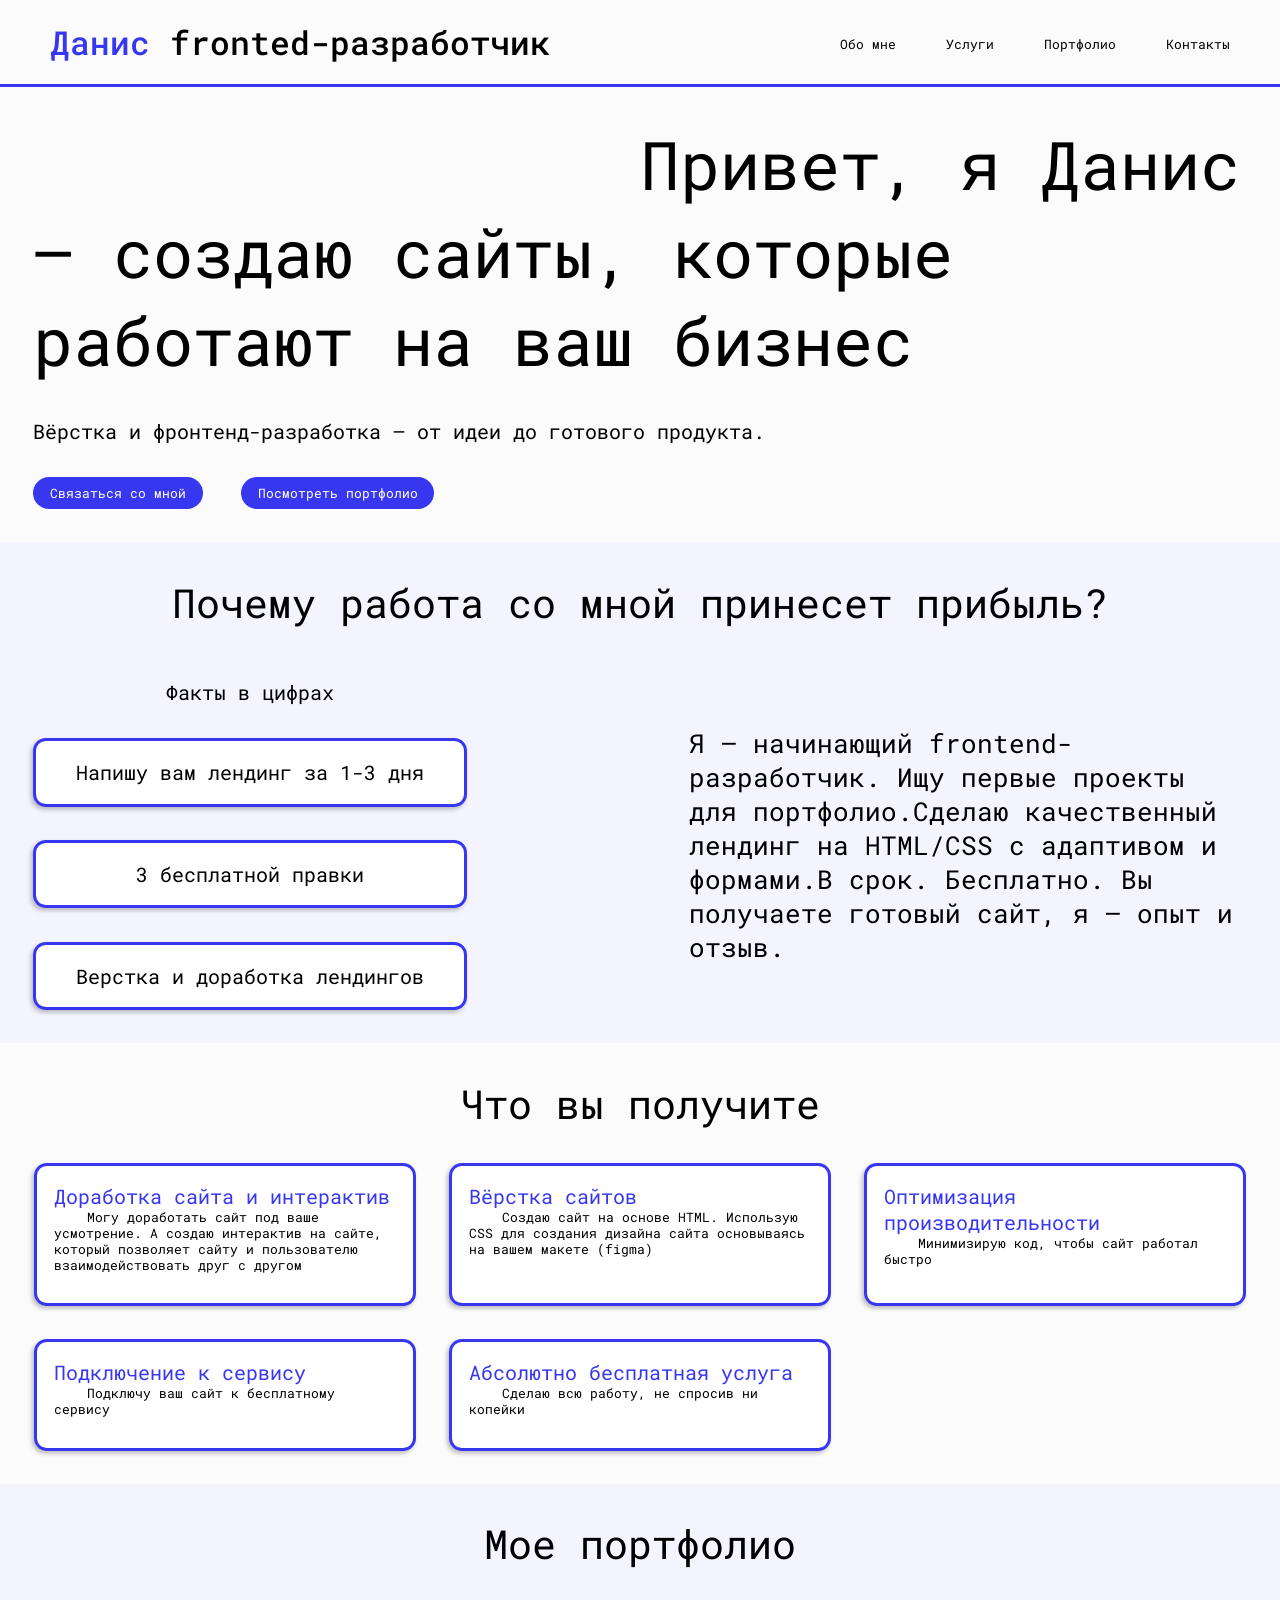
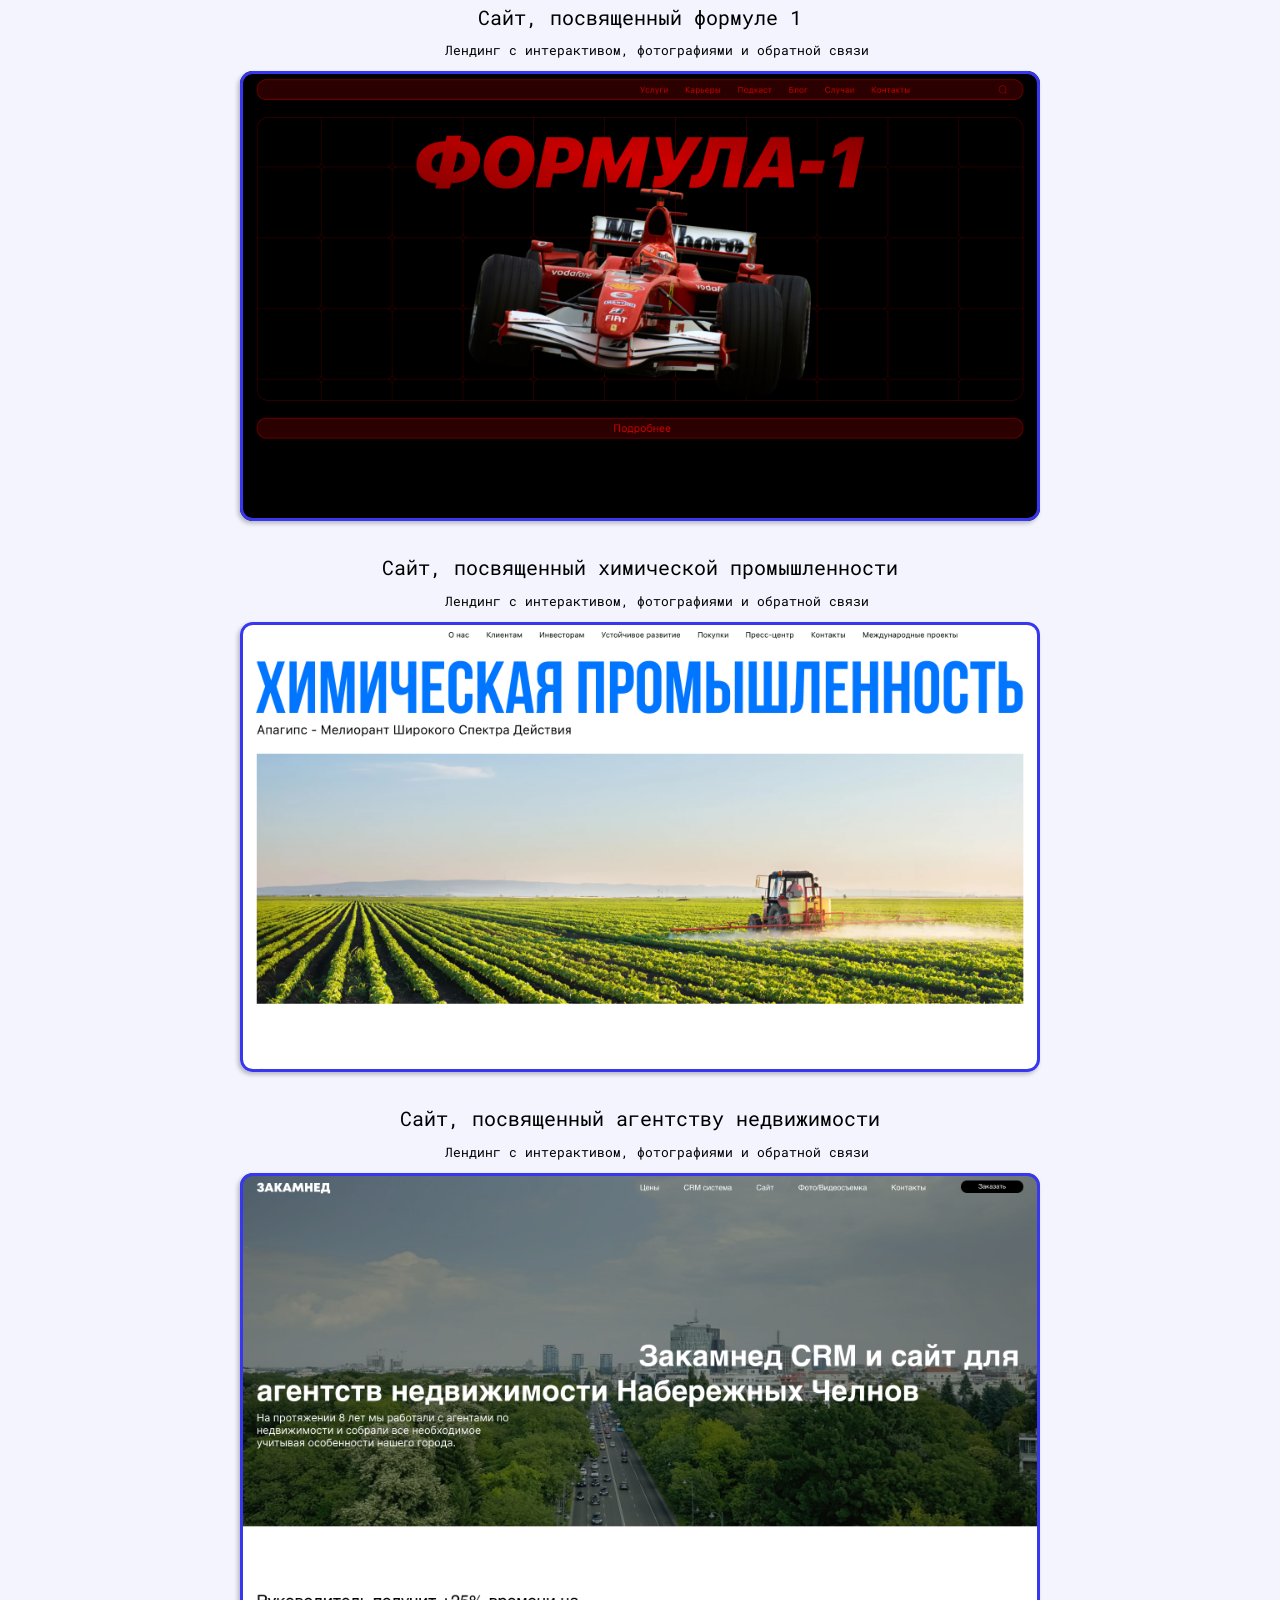
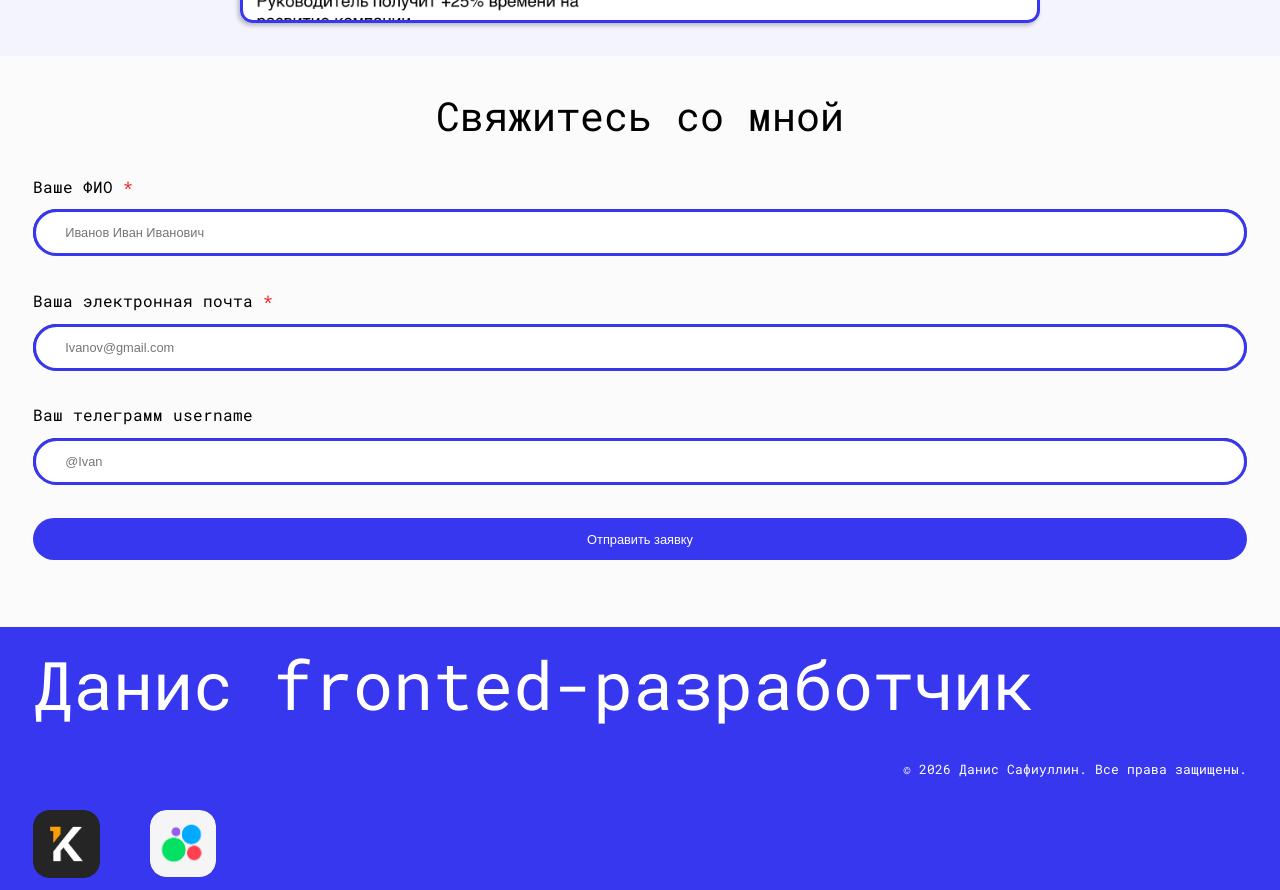
<file: index.html>
<!DOCTYPE html>
<html lang="ru">
<head>
    <meta charset="UTF-8">
    <meta name="viewport" content="width=device-width, initial-scale=1.0">
    <title>landing page</title>
    <link rel="preconnect" href="https://fonts.googleapis.com">
    <link rel="preconnect" href="https://fonts.gstatic.com" crossorigin>
    <link href="https://fonts.googleapis.com/css2?family=Roboto+Mono:ital,wght@0,500;1,500&display=swap" rel="stylesheet">
    <link href="https://fonts.googleapis.com/css2?family=Roboto+Mono:ital@0;1&display=swap" rel="stylesheet">
    <link rel="icon" href="icon.webp" type="image/x-icon">
    <link href="style.css" rel="stylesheet">
</head>
<body>
    <script src="script.js" defer></script>
    <header>
        <div class="logo"><a href="index.html"><span>Данис</span> fronted-разработчик</a></div>
        <button class="burger" id="burger">
            <span></span>
            <span></span>
            <span></span>
        </button>
        <nav class="main-nav" id="main-nav">
            <ul class="nav-list" id="nav-list">
                <li><a href="#about">Обо мне</a></li>
                <li><a href="#services">Услуги</a></li>
                <li><a href="#portfolio">Портфолио</a></li>
                <li><a href="#contacts">Контакты</a></li>
            </ul>
        </nav>
    </header>
    <main>
        <section class="hero">
            <h1>Привет, я Данис – создаю сайты, которые работают на ваш бизнес</h1>
            <h3>Вёрстка и фронтенд-разработка – от идеи до готового продукта.</h3>
            <ul>
                <li><a href="#contacts">Связаться со мной</a></li>
                <li><a href="#portfolio">Посмотреть портфолио</a></li>
            </ul>
        </section>
        <section class="about" id="about">
            <h2>Почему работа со мной принесет прибыль?</h2>
            <ul><h3>Факты в цифрах</h3>
                <li><h3>Напишу вам лендинг за 1-3 дня</h3></li>
                <li><h3>3 бесплатной правки</h3></li>
                <li><h3>Верстка и доработка лендингов</h3></li>
            </ul>
            <h4>Я — начинающий frontend-разработчик. Ищу первые проекты для портфолио.Сделаю качественный лендинг на HTML/CSS с адаптивом и формами.В срок. Бесплатно. Вы получаете готовый сайт, я — опыт и отзыв.</h4>
        </section>
        <section class="services" id="services">
            <h2>Что вы получите</h2>
            <ul>
                <li><section>
                    <h3>Доработка сайта и интерактив</h3>
                    <p>Могу доработать сайт под ваше усмотрение. А создаю интерактив на сайте, который позволяет сайту и пользователю взаимодействовать друг с другом</p>
                </section></li>
                <li><section>
                    <h3>Вёрстка сайтов</h3>
                    <p>Создаю сайт на основе HTML. Использую CSS для создания дизайна сайта основываясь на вашем макете (figma)</p>
                </section></li>
                <li><section>
                    <h3>Оптимизация производительности</h3>
                    <p>Минимизирую код, чтобы сайт работал быстро</p>
                </section></li>
                <li><section>
                    <h3>Подключение к сервису</h3>
                    <p>Подключу ваш сайт к бесплатному сервису</p>
                </section></li>
                <li><section>
                    <h3>Абсолютно бесплатная услуга</h3>
                    <p>Сделаю всю работу, не спросив ни копейки</p>
                </section></li>
            </ul>
        </section>
        <section class="portfolio" id="portfolio">
            <h2>Мое портфолио</h2>
            <div class="portfolio-div">
                <section class="card-portfolio">
                    <h3>Сайт, посвященный формуле 1</h3>
                    <p>Лендинг с интерактивом, фотографиями и обратной связи</p>
                    <img src="1.png">
                </section>
                <section class="card-portfolio">        
                    <h3>Сайт, посвященный химической промышленности</h3>
                    <p>Лендинг с интерактивом, фотографиями и обратной связи</p>
                    <img src="2.png">
                </section>
                <section class="card-portfolio">
                    <h3>Сайт, посвященный агентству недвижимости</h3>
                    <p>Лендинг с интерактивом, фотографиями и обратной связи</p>
                    <img src="3.png">
                </section>
            </div>
        </section>
        <section class="contacts" id="contacts">
            <h2>Свяжитесь со мной</h2>
            <form method="post" action="https://formspree.io/f/xojgjpyl">
                <div>
                    <label>Ваше ФИО<span> *</span></label>
                    <input type="text" required name="username" id="username" placeholder="Иванов Иван Иванович">
                </div>
                <div>
                    <label>Ваша электронная почта<span> *</span></label>
                    <input type="email" required name="email" id="email" placeholder="Ivanov@gmail.com">
                </div>
                <div>
                    <label>Ваш телеграмм username</label>
                    <input type="text" name="username-tg" id="username-tg" placeholder="@Ivan">
                </div>
                <div>
                    <button type="submit">Отправить заявку</button>
                </div>
            </form>
        </section>
    </main>
    <footer>
        <div class="logo-footer"><h2><a href="index.html">Данис fronted-разработчик</a></h2></div>
        <p id="copyright">© 2026 Данис Сафиуллин. Все права защищены.</p>
        <section class="footer-img">
            <a class="footer-img-a" href="https://kwork.ru/user/safiullindanis6" target="_blank"><img src="kwork.png"></a>
            <a class="footer-img-a" href="https://www.avito.ru/baykit/predlozheniya_uslug/verstka_lendinga._sozdaniya_saytov_8279561027" target="_blank"><img src="avito.png"></a>
        </section>
    </footer>
</body>
</html>
</file>
<file: style.css>
:root {
    --main-color: rgba(55, 55, 240, 1);
    --h1-size: clamp(2.125rem, 5.2vw, 6.25rem);
    --h2-size: clamp(1.25rem, 3.125vw, 3.75rem);
    --h3-size: clamp(1.125rem, 1.5625vw, 1.875rem);
    --h4-size: clamp(1rem, 2vw, 2.5rem);
    --p-size: clamp(0.625rem, 1vw, 1.25rem);
    --padding: clamp(1.25rem, 2.6vw, 3.125rem);
    --bg-white: rgba(251, 251, 251, 1);
    --bg-blue: rgba(244, 244, 255, 1);
    --text-indent: clamp(1.25rem, 2.6vw, 3.125rem);
    --box-shadow: clamp(-0.125rem, -0.2vw, -0.25rem) clamp(0.125rem, 0.2vw, 0.25rem) 0.25rem rgba(0,0,0,0.25);
}
* {
    margin: 0;
    padding: 0;
    box-sizing: border-box;
}
html {
    scroll-behavior: smooth;
    scroll-padding-top: 10rem;
}
body {
    font-size: 16px; 
    color: black;
    font-optical-sizing: auto;
    font-style: normal;
    font-family: "Roboto Mono", monospace;
}
body.no-scroll {
    overflow: none;
}
a,
a:link,
a:visited,
a:hover,
a:active {
    text-decoration: none;
}
p, .services h2, .hero a, .hero a:active, h1, h4, .services h3, h2, h3, .contacts button, .contacts button:active, input {
    font-weight: 400;
}
.logo a, .footer a {
    font-weight: 500;
}
p {
    font-size: var(--p-size);
    text-indent: var(--text-indent);
}
h2 {
    font-size: var(--h2-size);
    justify-self: center;
}
ul {
    list-style: none;
}
.hero, .services, .contacts, header{
    background-color: var(--bg-white);
}
.about, .portfolio {
    background-color: var(--bg-blue);
}
header, .main-nav.active, .main-nav, .main-nav.active, .main-nav ul, .hero, .about ul, .about, .services, footer, .contacts form, .contacts div, .contacts, .card-portfolio, .services ul, .portfolio, .portfolio-div {
    display:grid;
}


/*Блок header*/

header {
    grid-template-columns: 1fr 1fr;
    grid-template-rows: auto auto;
    position: sticky;
    top: 0;
    border-bottom: clamp(0.125rem, 0.26vw, 0.3125rem) solid var(--main-color);
}

.logo {
    padding: var(--padding);
    display: inline;
    grid-column: 1 / 2;
    grid-row: 1 / 2;
    justify-self: start;
}
.logo span {
    color: var(--main-color);
}
.logo a {
    font-size: clamp(1rem, 2.6vw, 3.125rem);
    color:black;
}
.main-nav, .main-nav.active {
    margin-left: 50%;
    margin-bottom: 1.25rem;
    grid-column: 1 / 3;
    grid-row: 2 / 3;
    justify-self: start;
}
.main-nav {
    transform: translateY(-100%);
    transition: all 0.3s ease; 
    position: fixed;
    opacity: 0;
}
.main-nav.active {
    transform: translateY(0%);
    position: static;
    opacity: 1;
}
.main-nav ul {
    gap: 1.25rem;
    align-items: start;
}
.main-nav.active {
    gap: 1.25rem;
}
.main-nav a {
    color: black;
    border-bottom: 0.5vw solid black;
    font-size: var(--p-size);
    position: relative;
}
.main-nav.active a:hover {
    transform: scale(0.95);
}
.burger {
    background: none;
    border: none;
    cursor: pointer;
    justify-content: space-around;
    width: 2.75rem;
    height: 2.75rem;
    z-index: 10;
    align-self: center;
    grid-column: 2 / 3;   /* вторая колонка */
    grid-row: 1 / 2;      /* первая строка */
    justify-self: end;
    display: flex;
    flex-direction: column;
    column-gap: 0.3rem;
    margin-right: 1.25rem;
}
.burger span {
    width: 100%;
    height: 4px;
    background: black; /* цвет полосок */
    transition: all 0.2s ease-in-out;
    transform-origin: center; /* для поворота вокруг центра */
}
.burger.active span:nth-child(1) {
    transform: translateY(0.9rem) rotate(45deg);
}
.burger.active span:nth-child(2) {
    opacity: 0;
}
.burger.active span:nth-child(3) {
    transform: translateY(-0.9rem) rotate(-45deg);
}

/*Блок hero*/

.hero a, .hero a:active {
    border-radius: 5em;
    color:white;
    font-size: var(--p-size);
    display: inline-block;
    padding-top: 1.3em;
    padding-bottom: 1.3em;
    padding: 0.65em 1.3em;
    background-color: var(--main-color);
}
.hero a:active{
    transform: scale(0.95);
}
.hero ul {
    display:flex;
    justify-content: start;
    column-gap: 3vw;
}
h1 {
    font-size: var(--h1-size);
    text-indent: 50%;
}
.hero {
    padding: var(--padding);
    gap: clamp(0.625rem, 2.6vw, 3.125rem); /*gap: 0.6rem;*/
    background-color: var(--bg-white);
}

/*Блок about*/
.about h2 {
    text-align: center;
}
.about li {
    padding: clamp(1rem, 1.66vw, 2rem) clamp(2rem, 3.33vw, 4rem);
    background-color: white;
    outline: clamp(0.1875rem, 0.26vw, 0.3125rem) solid var(--main-color);
    outline-offset: clamp(-0.1875rem, -0.26vw, -0.3125rem);
    border-radius: clamp(0.625rem, 1vw, 1.25rem);
    box-shadow: var(--box-shadow);
}
.about h3 {
    font-size: var(--h3-size);
}
.about ul {
    gap: clamp(1.25rem, 2.6vw, 3.125rem);
    text-align: center;
}
.about {
    padding: var(--padding);
    background-color: var(--bg-blue);
    gap: clamp(1.25rem, 2.6vw, 3.125rem);
}
h4 {
    font-size: var(--h4-size);
}

/*Блок services*/

.services h2 {
    font-size: var(--h2-size);
}
.services h3 {
    color: var(--main-color);
    font-size: var(--h3-size);
}
.services {
    gap: clamp(1.25rem, 2.6vw, 3.125rem);
    padding: var(--padding);
    background-color: var(--bg-white);
}
.services li {
    padding: 1.25rem;
    padding-bottom: clamp(1.25rem, 2.6vw, 3.125rem);
    background-color: white;
    outline: clamp(0.1875rem, 0.26vw, 0.3125rem) solid var(--main-color);
    outline-offset: clamp(-0.1875rem, -0.26vw, -0.3125rem);
    border-radius: clamp(0.625rem, 1vw, 1.25rem);
    box-shadow: var(--box-shadow);
    gap: 0.6rem;
}
.services ul {
    gap: clamp(1.25rem, 2.6vw, 3.125rem);
}

/*Блок portfolio*/

.portfolio {
    gap: clamp(0.9rem, 2.6vw, 3.125rem);
    padding: var(--padding);
    background-color: var(--bg-blue);
}
h3 {
    font-size: var(--h3-size);
}
.card-portfolio img {
    width: clamp(20.9375rem, 62.5vw, 75rem);
    border-radius: clamp(0.625rem, 1vw, 1.25rem);
    outline: clamp(0.1875rem, 0.26vw, 0.3125rem) solid var(--main-color);
    outline-offset: clamp(-0.1875rem, -0.26vw, -0.3125rem);
    box-shadow: var(--box-shadow);
}
.portfolio-div {
    gap: clamp(0.9rem, 2.6vw, 3.125rem);
    margin: 0 auto;
    text-align: center;
}
.card-portfolio {
    gap: clamp(0.625rem, 1vw, 1.25rem);
}

/*Блок contacts*/

.contacts {
    gap: clamp(0.9rem, 2.6vw, 3.125rem);
    padding: var(--padding);
    background-color: var(--bg-white);
    padding-bottom: calc(var(--padding)*2);
}
input {
    background-color: white;
    border-radius: 100px;
    font-size: var(--p-size);
    display: inline-block;
    padding: clamp(0.875rem, 1vw, 1.25rem);
    outline: clamp(0.1875rem, 0.26vw, 0.3125rem) solid var(--main-color);
    outline-offset: clamp(-0.1875rem, -0.26vw, -0.3125rem);
    height: clamp(2.5rem, 3,33vw, 4rem);
}
.contacts button, .contacts button:active {
    background-color: var(--main-color);
    border-radius: 100px;
    color:white;
    font-size: var(--p-size);
    border: 0px;
    height: clamp(2.5rem, 3.33vw, 4rem);
}
.contacts button:active{
    transform: scale(0.95);
}
.contacts div {
    gap: clamp(0.625rem, 1vw, 1.25rem);
}
.contacts form {
    gap: clamp(0.9rem, 2.6vw, 3.125rem);
}
.contacts span {
    color: rgba(230, 39, 39, 1);
}

/*Секция footer*/

footer p {
    justify-content: end;
    display: flex;    
    color:white;
}
footer {
    background-color: var(--main-color);
    padding: clamp(0.625rem, 1vw, 1.25rem) var(--padding);
    gap: clamp(1.25rem, 2.6vw, 3.125rem);
}
.logo-footer a{
    font-size: var(--h1-size);
    color:white;
}
.logo-footer h2{
    justify-self: start;
}
.footer-img-a{
    display: block;
    border-radius: clamp(0.625rem, 1.25vw, 1.25rem);
    outline: clamp(0.625rem, 1.25vw, 1.25rem) solid var(--main-color);
    outline-offset: clamp(-0.625rem, -1.25vw, -1.25rem) solid var(--main-color);
    background-color: var(--main-color);
}
.footer-img img{
    display: block;
    border-radius: clamp(0.625rem, 1.25vw, 1.25rem);
    outline: clamp(0.625rem, 1.25vw, 1.25rem) solid var(--main-color);
    outline-offset: clamp(-0.625rem, -1.25vw, -1.25rem) solid var(--main-color);
    background-color: var(--main-color);
    width: clamp(3.125rem, 5.2vw, 6.25rem);
}
.footer-img{
    display: flex;
    gap: 3.125rem;
}

@media (min-width: 769px) {
    .burger {
        display:none;
    }
    header {
        display: flex;
        justify-content: space-between;
    }
    .main-nav {
        display: inline-flex;
        position: static;  
        margin: 0;   
        opacity: 1;
        transform: translateY(0%);
        align-items: center;
        padding: 1.25rem 3.125rem;
    }
    .main-nav a {
        border-bottom: none;
    }
    .main-nav ul {
        display: flex;
        gap: 3.125rem;
    }
    .logo {
        padding: 1.25rem 3.125rem;
    }
    .hero a:hover {
        background-color: rgba(111, 111, 246, 1);
    }
    nav a::after {
        content: '';
        position: absolute;
        left: 0;
        bottom: -0.125em;
        width: 0;
        height: 0.125em;
        background: black;
        transition: width 0.4s ease;
    }
    nav a:hover::after {
        width: 100%;           
    }
    
    .about {
        display: grid;
        grid-template-columns: auto auto;
        grid-template-rows: auto auto;
        align-content: center;
        gap: 3.125rem;
    }
    .about h2 {
        grid-column: 1/3;
        grid-row: 1/2;
    }
    .about ul {
        flex-direction: column;
        text-align: center;
        align-content: start;      
        display: inline-flex;
        width: 33.85vw;
        grid-column: 1/2;
        grid-row: 2/3;
    }   
    .about h4 {
        grid-column: 2/3;
        grid-row: 2/3;
        display:block;
        margin-left: 13.489vw;
        align-self: center;
    }

    .services {
        display: grid;
        grid-template-columns: repeat(3, auto);
        grid-template-rows: repeat(3, auto);
        gap: 0;
        justify-content: center;
    }
    .services h2 {
        grid-column: 1/4;
        grid-row: 1/2;
    }
    .services li {
        width: 29.84vw;
    }
    .services li:nth-child(1), .services li:nth-child(2), .services li:nth-child(3) {
        grid-row: 2/3;
    }
    .services li:nth-child(1) {
        grid-column: 1/2;
        grid-row: 2/3;
    }
    .services li:nth-child(2) {
        grid-column: 2/3;
        grid-row: 2/3;
    }
    .services li:nth-child(3) {
        grid-column: 3/4;
        grid-row: 2/3;
    }
    .services li:nth-child(4), .services li:nth-child(5) {
        grid-row: 3/4;
    }
    .services li:nth-child(4) {
        grid-column: 1/2;
    }
    .services li:nth-child(5) {
        grid-column: 2/3;
    }
    .contacts button:hover {
        background-color: rgba(111, 111, 246, 1);
        cursor: pointer;
    }
    input {
        padding-left: 1.875rem;
    }
}
</file>
